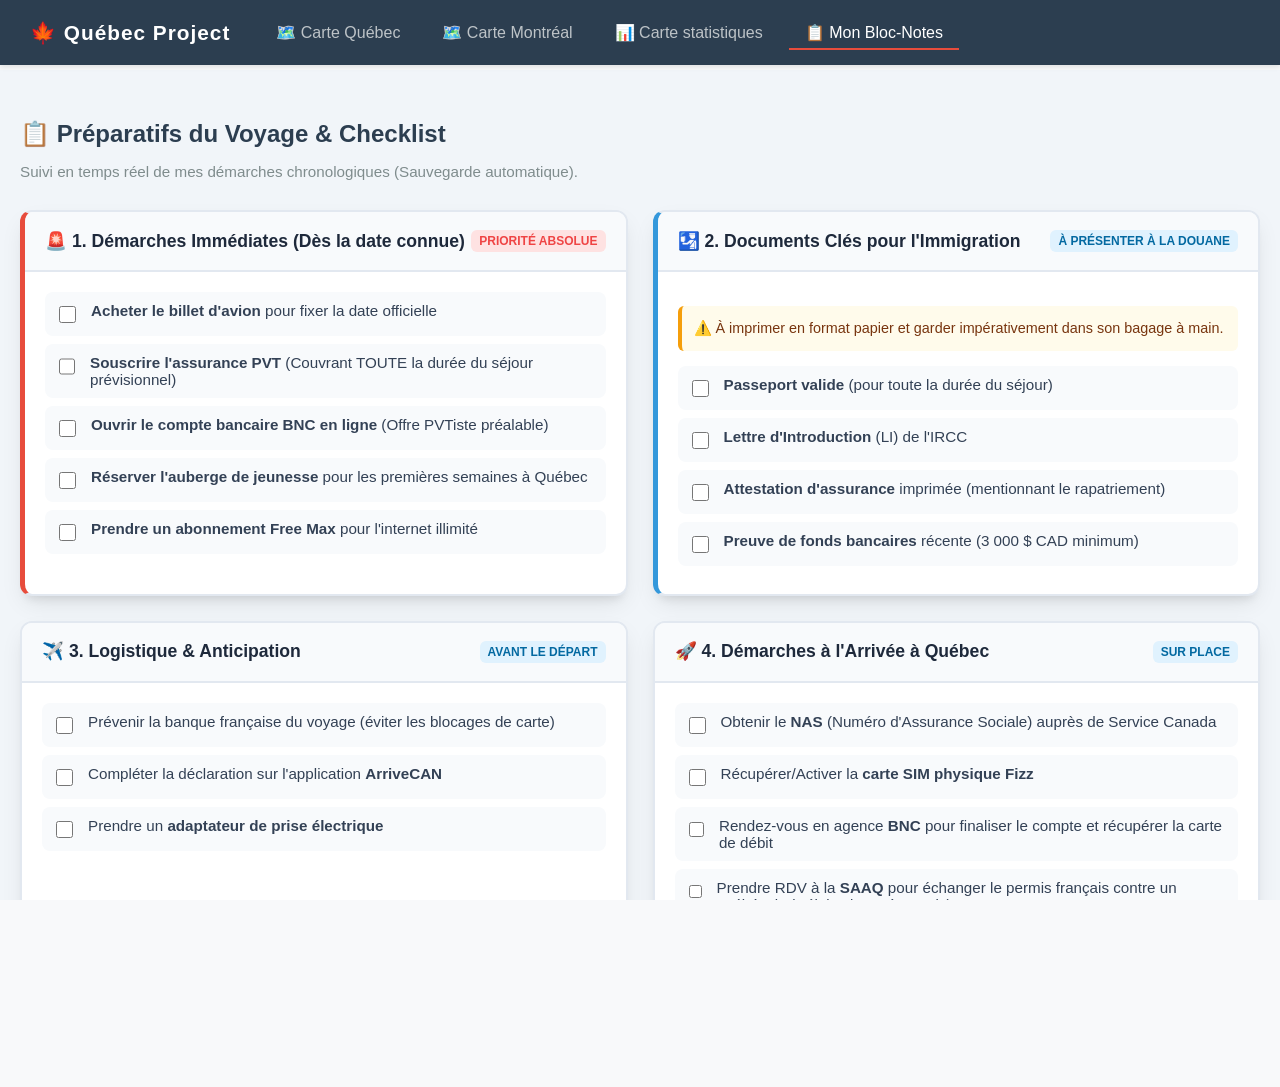
<file: checklist.html>
<!DOCTYPE html>
<html lang="fr">
<head>
    <meta charset="UTF-8">
    <meta name="viewport" content="width=device-width, initial-scale=1.0">
    <title>Checklist & Préparatifs - Québec Project</title>
    <link rel="icon" href="data/logo_canada.jpg">
    <link rel="stylesheet" href="css/style.css">
</head>
<body>

    <div id="header-container"></div>

    <div class="page-content">
        <section id="page-checklist">
            <div class="checklist-container">
                <h1>📋 Préparatifs du Voyage & Checklist</h1>
                <p class="subtitle">Suivi en temps réel de mes démarches chronologiques (Sauvegarde automatique).</p>

                <div class="checklist-grid">

                    <!-- ========================================================
                         ÉTAPE 1 : DÈS LA DATE DE DÉPART CONNUE (PRIORITÉ ABSOLUE)
                         ======================================================== -->

                    <!-- 1. BILLETS, ASSURANCE & LOGEMENT TEMPORAIRE -->
                    <div class="checklist-card priority">
                        <div class="card-header">
                            <h3>🚨 1. Démarches Immédiates (Dès la date connue)</h3>
                            <span class="badge red">Priorité Absolue</span>
                        </div>
                        <div class="card-body">
                            <label class="todo-item">
                                <input type="checkbox" id="todo-billet-avion">
                                <span><strong>Acheter le billet d'avion</strong> pour fixer la date officielle</span>
                            </label>
                            <label class="todo-item">
                                <input type="checkbox" id="todo-assurance-pvt">
                                <span><strong>Souscrire l'assurance PVT</strong> (Couvrant TOUTE la durée du séjour prévisionnel)</span>
                            </label>
                            <label class="todo-item">
                                <input type="checkbox" id="todo-compte-bnc-enligne">
                                <span><strong>Ouvrir le compte bancaire BNC en ligne</strong> (Offre PVTiste préalable)</span>
                            </label>
                            <label class="todo-item">
                                <input type="checkbox" id="todo-auberge-jeunesse">
                                <span><strong>Réserver l'auberge de jeunesse</strong> pour les premières semaines à Québec</span>
                            </label>
                            <label class="todo-item">
                                <input type="checkbox" id="todo-free-max">
                                <span><strong>Prendre un abonnement Free Max</strong> pour l'internet illimité</span>
                            </label>
                        </div>
                    </div>

                    <!-- 2. DOSSIER D'IMMIGRATION (LE SÉSAME POUR LE PERMIS) -->
                    <div class="checklist-card priority-blue">
                        <div class="card-header">
                            <h3>🛂 2. Documents Clés pour l'Immigration</h3>
                            <span class="badge blue">À présenter à la douane</span>
                        </div>
                        <div class="card-body">
                            <p class="warning-text">
                                ⚠️ À imprimer en format papier et garder impérativement dans son bagage à main.
                            </p>
                            <label class="todo-item">
                                <input type="checkbox" id="todo-doc-passeport">
                                <span><strong>Passeport valide</strong> (pour toute la durée du séjour)</span>
                            </label>
                            <label class="todo-item">
                                <input type="checkbox" id="todo-doc-li">
                                <span><strong>Lettre d'Introduction</strong> (LI) de l'IRCC</span>
                            </label>
                            <label class="todo-item">
                                <input type="checkbox" id="todo-doc-attestation-assurance">
                                <span><strong>Attestation d'assurance</strong> imprimée (mentionnant le rapatriement)</span>
                            </label>
                            <label class="todo-item">
                                <input type="checkbox" id="todo-doc-preuve-fonds">
                                <span><strong>Preuve de fonds bancaires</strong> récente (3 000 $ CAD minimum)</span>
                            </label>
                        </div>
                    </div>

                    <!-- 3. LOGISTIQUE & ANTICIPATION -->
                    <div class="checklist-card">
                        <div class="card-header">
                            <h3>✈️ 3. Logistique & Anticipation</h3>
                            <span class="badge blue">Avant le départ</span>
                        </div>
                        <div class="card-body">
                            <label class="todo-item">
                                <input type="checkbox" id="todo-prevenir-banque-fr">
                                <span>Prévenir la banque française du voyage (éviter les blocages de carte)</span>
                            </label>
                            <label class="todo-item">
                                <input type="checkbox" id="todo-arrivecan">
                                <span>Compléter la déclaration sur l'application <strong>ArriveCAN</strong></span>
                            </label>
                            <label class="todo-item">
                                <input type="checkbox" id="todo-chargeur">
                                <span>Prendre un <strong>adaptateur de prise électrique</strong></span>
                            </label>
                        </div>
                    </div>


                    <!-- ========================================================
                         ÉTAPE 3 : ARRIVÉE À QUÉBEC
                         ======================================================== -->

                    <!-- 4. LES PREMIÈRES DÉMARCHES SUR PLACE -->
                    <div class="checklist-card">
                        <div class="card-header">
                            <h3>🚀 4. Démarches à l'Arrivée à Québec</h3>
                            <span class="badge blue">Sur place</span>
                        </div>
                        <div class="card-body">
                            <label class="todo-item">
                                <input type="checkbox" id="todo-nas">
                                <span>Obtenir le <strong>NAS</strong> (Numéro d'Assurance Sociale) auprès de Service Canada</span>
                            </label>
                            <label class="todo-item">
                                <input type="checkbox" id="todo-sim-fizz">
                                <span>Récupérer/Activer la <strong>carte SIM physique Fizz</strong></span>
                            </label>
                            <label class="todo-item">
                                <input type="checkbox" id="todo-finaliser-bnc">
                                <span>Rendez-vous en agence <strong>BNC</strong> pour finaliser le compte et récupérer la carte de débit</span>
                            </label>
                            <label class="todo-item">
                                <input type="checkbox" id="todo-rdv-saaq">
                                <span>Prendre RDV à la <strong>SAAQ</strong> pour échanger le permis français contre un québécois (Délais : jusqu'à 4 mois)</span>
                            </label>
                            <label class="todo-item">
                                <input type="checkbox" id="todo-inscription-consulat">
                                <span>S'inscrire au Registre des Français de l'étranger (Consulat en ligne)</span>
                            </label>
                            <label class="todo-item">
                                <input type="checkbox" id="todo-carte-rtc">
                                <span>Acheter une carte de transport <strong>RTC</strong> pour le réseau de bus</span>
                            </label>
                        </div>
                    </div>

                </div>
            </div>
        </section>
    </div>

    <script src="js/header.js"></script>
    <script src="js/checklist.js"></script>
</body>
</html>
</file>
<file: css/style.css>
/* =========================================================================
   1. VARIABLES & CONFIGURATION GÉNÉRALE
   ========================================================================= */
:root {
    --primary-color: #2c3e50;    /* Bleu foncé ardoise (Navbar) */
    --accent-color: #e74c3c;     /* Rouge vif (Accentuation / Bouton actif) */
    --background-light: #f8f9fa; /* Fond de page */
    --text-color: #333333;       /* Texte général */
    --text-muted: #7f8c8d;       /* Texte secondaire gris */
    --nav-text-color: #bdc3c7;   /* Gris clair pour les liens non survolés */
}

*, *::before, *::after {
    box-sizing: border-box;
}

/* Empêche le défilement horizontal parasite sur toute la page */
html, body {
    max-width: 100%;
    overflow-x: hidden;
}

body, html {
    margin: 0;
    padding: 0;
    width: 100%;
    height: 100%;
    font-family: 'Segoe UI', Tahoma, Geneva, Verdana, sans-serif;
    color: var(--text-color);
    background-color: var(--background-light);
}

/* --- STRUCTURE DES PAGES --- */
.page-content {
    margin-top: 70px; /* Évite que le contenu soit caché sous la navbar fixe */
    height: calc(100vh - 70px);
    width: 100%;
    box-sizing: border-box;
}

/* Cacher les pages inactives */
.hidden {
    display: none !important;
}


/* =========================================================================
   2. BARRE DE NAVIGATION (HEADER) & RESPONSIVE
   ========================================================================= */
header {
    background-color: var(--primary-color);
    color: white;
    padding: 15px 30px;
    box-shadow: 0 2px 5px rgba(0,0,0,0.1);
    position: fixed;
    top: 0;
    width: 100%;
    box-sizing: border-box;
    z-index: 2000;
}

/* Conteneur d'alignement pour le logo et le menu */
.nav-left {
    display: flex;
    align-items: center;
    gap: 30px; /* Écart global entre le logo et le bloc nav */
}

header .logo {
    font-size: 1.3rem;
    font-weight: bold;
    letter-spacing: 1px;
    cursor: pointer;
    user-select: none;
    transition: opacity 0.2s ease;
}

header .logo:hover {
    opacity: 0.9;
}

/* --- LIENS DE NAVIGATION (DESKTOP) --- */
header nav {
    display: flex;
    align-items: center;
    gap: 10px; /* Espace harmonieux entre chaque bouton */
}

header nav a {
    display: inline-block;
    padding: 8px 16px;
    text-decoration: none;
    color: var(--nav-text-color);
    font-weight: 500;
    cursor: pointer;
    transition: all 0.3s ease;
}

/* États au survol (:hover) et page active (.active) */
header nav a:hover, 
header nav a.active {
    color: white;
    border-bottom: 2px solid var(--accent-color);
    padding-bottom: 6px;
}

/* --- ADAPTATION MOBILE (RESPONSIVE) - HEADER --- */
@media (max-width: 768px) {
    header, nav, .header-container {
        flex-direction: column !important;
        align-items: center !important;
        padding: 10px 15px !important;
        gap: 12px !important;
    }

    /* Centrer le logo / titre du site */
    .header-logo, header h1, header .logo {
        font-size: 1.2rem !important;
        text-align: center;
    }

    /* Nav bar : liens disposés de manière fluide */
    nav ul, .header-links, nav {
        display: flex !important;
        flex-wrap: wrap !important;
        justify-content: center !important;
        gap: 8px 12px !important;
        padding: 0 !important;
        margin: 0 !important;
        width: 100% !important;
    }

    /* Boutons/liens du menu optimisés pour le tactile */
    nav a, .header-links a {
        font-size: 0.85rem !important;
        padding: 8px 12px !important;
        background: rgba(255, 255, 255, 0.1); /* Bulle tactile */
        border-radius: 6px;
        white-space: nowrap;
        text-align: center;
    }
    /* Compensation pour le header fixe sur mobile */
    body {
        padding-top: 60px; /* Ajuste cette valeur selon la hauteur exacte de ton header */
    }

    /* Ou si tu préfères cibler directement le conteneur principal */
    .page-content {
        padding-top: 20px;
    }
}


/* =========================================================================
   3. SECTION ACCUEIL
   ========================================================================= */
#page-accueil {
    display: block;
    max-width: 800px;
    margin: 0 auto;
    padding: 40px 20px;
    line-height: 1.6;
}

.hero-section {
    text-align: center;
    margin-bottom: 40px;
}

.hero-section h1 {
    color: var(--primary-color);
    font-size: 2.5rem;
    margin-bottom: 10px;
}

.hero-section p {
    font-size: 1.2rem;
    color: var(--text-muted);
}

.profile-container {
    background: white;
    padding: 30px;
    border-radius: 12px;
    box-shadow: 0 4px 15px rgba(0,0,0,0.05);
    margin-bottom: 30px;
}

.profile-container h2 {
    color: var(--primary-color);
    border-bottom: 2px solid #ecf0f1;
    padding-bottom: 10px;
    margin-top: 0;
}

.badge-pvt {
    background-color: var(--accent-color);
    color: white;
    padding: 5px 10px;
    border-radius: 20px;
    font-size: 0.8rem;
    display: inline-block;
    margin-bottom: 15px;
}

/* --- Ajustements Mobile Accueil --- */
@media (max-width: 768px) {
    #page-accueil {
        padding: 20px 15px; /* Réduit un peu les marges internes */
    }

    .hero-section h1 {
        font-size: 1.8rem; /* Réduit la taille du gros titre pour qu'il tienne bien */
    }

    .hero-section p {
        font-size: 1rem;
    }

    .profile-container {
        padding: 20px 15px; /* Plus d'espace pour le texte dans la carte */
    }

    .profile-container h2 {
        font-size: 1.3rem;
    }

    /* Aère les puces de la liste pour faciliter la lecture tactile */
    .profile-container ul {
        padding-left: 20px;
    }

    .profile-container li {
        margin-bottom: 8px;
    }
}

/* Style du bloc de soutien Ko-fi */
.kofi-support-box {
    margin-top: 25px;
    padding: 18px 20px;
    background-color: #f8f9fa;
    border-left: 4px solid #00b9fe;
    border-radius: 8px;
    display: flex;
    flex-direction: column;
    align-items: flex-start;
    gap: 12px;
}

.kofi-support-box p {
    margin: 0;
    font-size: 0.95rem;
    color: #333;
}

.kofi-btn {
    display: inline-flex;
    align-items: center;
    gap: 8px;
    background-color: #00b9fe;
    color: #ffffff;
    font-weight: 600;
    padding: 10px 18px;
    border-radius: 6px;
    text-decoration: none;
    transition: background-color 0.2s ease, transform 0.1s ease;
}

.kofi-btn:hover {
    background-color: #009cd7;
    transform: translateY(-1px);
}

.kofi-img {
    height: 24px;
    width: auto;
    vertical-align: middle;
}


/* =========================================================================
   4. SECTIONS CARTES INTERACTIVES & FILTRES (+ RESPONSIVE)
   ========================================================================= */
#page-carte, 
#page-carte-stats {
    width: 100%;
    height: 100%;
    position: relative;
}

#map-stats {
    width: 100%;
    height: 100%;
}

#map {
    width: 92%;              
    max-width: 1200px;      
    height: 100%;  
    margin: 20px auto;       
    border-radius: 12px;      
    box-shadow: 0 4px 15px rgba(0, 0, 0, 0.1); 
    overflow: hidden;         
}

/* --- PANNEAUX DE FILTRES FLOTTANTS (DESKTOP) --- */
.filter-box {
    position: absolute;
    top: 20px;
    right: 20px;
    z-index: 1000;
    background-color: rgba(255, 255, 255, 0.95);
    padding: 15px;
    border-radius: 10px;
    box-shadow: 0 4px 15px rgba(0, 0, 0, 0.15);
    width: 200px;
}

.filter-box h3 {
    margin: 0 0 12px 0;
    font-size: 0.95rem;
    color: var(--primary-color);
    border-bottom: 2px solid #ecf0f1;
    padding-bottom: 6px;
    text-transform: uppercase;
    letter-spacing: 0.5px;
}

.filter-item {
    display: flex;
    align-items: center;
    margin-bottom: 8px;
    cursor: pointer;
    font-size: 0.85rem;
    font-weight: 500;
    user-select: none;
    transition: opacity 0.2s ease;
}

.filter-item:hover {
    opacity: 0.8;
}

.filter-item input {
    margin-right: 10px;
    cursor: pointer;
    width: 15px;
    height: 15px;
    accent-color: var(--primary-color);
}


/* --- ADAPTATION MOBILE (RESPONSIVE) - CARTE & FILTRES --- */
@media (max-width: 768px) {
    
    /* Structure globale sur mobile : la page défile verticalement */
    #page-carte {
        display: flex;
        flex-direction: column-reverse; /* Place les filtres en bas sous la carte, ou adapte le flux */
        height: auto;
        min-height: calc(100vh - 70px);
    }

    /* La carte prend une hauteur confortable pour le tactile sans bloquer le scroll */
    #map {
        height: 60vh;
        width: 88%;
        margin: 15px auto;
    }

    /* Le panneau de filtres se transforme en bloc compact défilable */
    .filter-box {
        position: relative;
        top: auto;
        right: auto;
        width: 100%;
        box-sizing: border-box;
        border-radius: 0;
        box-shadow: 0 -2px 10px rgba(0, 0, 0, 0.1);
        padding: 15px 20px;
        max-height: 250px;
        overflow-y: auto; /* Permet de faire défiler les catégories si besoin */
    }

    /* Repositionner les contrôles de zoom Leaflet pour éviter les chevauchements */
    .leaflet-top.leaflet-left {
        top: 10px;
        left: 10px;
    }
}

/* =========================================================================
   LISTE DES POINTS D'INTÉRÊT (SOUS LA CARTE)
   ========================================================================= */
.poi-list-container {
    background: #ffffff;
    border-radius: 10px;
    padding: 20px;
    margin-top: 20px;
    box-shadow: 0 4px 12px rgba(0, 0, 0, 0.08);
    border: 1px solid #e2e8f0;
}

.poi-list-container h3 {
    margin-top: 0;
    margin-bottom: 15px;
    color: #2c3e50;
    font-size: 1.1rem;
}

.poi-list {
    list-style: none;
    padding: 0;
    margin: 0;
    display: grid;
    grid-template-columns: repeat(auto-fill, minmax(280px, 1fr));
    gap: 12px;
}

.poi-item {
    background: #f8fafc;
    border: 1px solid #cbd5e1;
    border-radius: 8px;
    padding: 12px;
    display: flex;
    flex-direction: column;
    gap: 4px;
    cursor: pointer;
    transition: all 0.2s ease;
}

.poi-item:hover {
    background: #edf2f7;
    border-color: #3182ce;
    transform: translateY(-2px);
}

.poi-nom {
    color: #1a202c;
    font-size: 0.95rem;
}

.poi-categorie-tag {
    align-self: flex-start;
    font-size: 0.75rem;
    font-weight: bold;
    text-transform: uppercase;
    background: #e2e8f0;
    color: #475569;
    padding: 2px 6px;
    border-radius: 4px;
}

.poi-adresse {
    font-size: 0.85rem;
    color: #64748b;
}

.poi-empty {
    color: #a0aec0;
    font-style: italic;
    grid-column: 1 / -1;
}

/* Ajustement Mobile */
@media (max-width: 768px) {
    .poi-list {
        grid-template-columns: 1fr; /* Une seule colonne sur smartphone */
    }
}

/* =========================================================================
   5. PAGE STATISTIQUES (carte-stats) + RESPONSIVE
   ========================================================================= */

/* Force tous les conteneurs principaux à ne jamais dépasser la largeur de l'écran */
.page-content,
.map-container,
.stats-container,
.checklist-container {
    width: 100% !important;
    max-width: 100vw !important;
    box-sizing: border-box;
}

.stats-container {
    padding: 20px;
    font-family: Arial, sans-serif;
    max-width: 1400px;
    margin: 0 auto;
}

.stats-header {
    margin-bottom: 20px;
}

.stats-header h2 {
    color: #2c3e50;
    margin-bottom: 5px;
}

.stats-header p {
    color: #7f8c8d;
    margin: 0;
}

/* Grille principale */
.stats-grid {
    display: grid;
    grid-template-columns: repeat(auto-fit, minmax(450px, 1fr));
    gap: 25px;
    align-items: start;
}

/* Card Carte : Hauteur fixe et sticky scroll */
.map-card {
    position: sticky;
    top: 20px;
    background: white;
    border-radius: 8px;
    box-shadow: 0 4px 12px rgba(0, 0, 0, 0.08);
    border: 1px solid #e2e8f0;
    overflow: hidden;
    display: flex;
    flex-direction: column;
    height: 600px;
}

/* Légende fixe sur la carte */
.map-legend {
    position: absolute;
    bottom: 20px;
    right: 20px;
    background: rgba(255, 255, 255, 0.95);
    padding: 12px;
    border-radius: 6px;
    box-shadow: 0 2px 8px rgba(0, 0, 0, 0.15);
    z-index: 10;
    font-size: 12px;
}

.map-legend h4 {
    margin: 0 0 8px 0;
    font-size: 13px;
    color: #2c3e50;
}

.legend-list {
    display: flex;
    flex-direction: column;
    gap: 4px;
}

.legend-color {
    display: inline-block;
    width: 15px;
    height: 10px;
    margin-right: 6px;
    border: 1px solid #cbd5e1;
}

/* Colonne de droite (Graphique + Détails) */
.stats-sidebar {
    display: flex;
    flex-direction: column;
    gap: 20px;
}

.chart-card {
    background: white;
    padding: 15px;
    border-radius: 8px;
    box-shadow: 0 4px 12px rgba(0, 0, 0, 0.08);
    border: 1px solid #e2e8f0;
}

.chart-card h4 {
    margin: 0 0 10px 0;
    color: #2c3e50;
}

.chart-container {
    position: relative;
    width: 100%;
    height: 260px;
}

/* Panneau de détails défilable */
.details-card {
    background: #f8fafc;
    padding: 15px;
    border-radius: 8px;
    border-left: 5px solid #3182ce;
    box-shadow: 0 2px 6px rgba(0, 0, 0, 0.04);
    max-height: 300px;
    overflow-y: auto;
}

.details-card h4 {
    margin: 0 0 5px 0;
    color: #2d3748;
}

.details-card p {
    margin: 0;
    color: #4a5568;
    font-size: 14px;
}


/* --- ADAPTATION MOBILE (RESPONSIVE) - STATISTIQUES --- */
@media (max-width: 768px) {
    .stats-container {
        padding: 15px 10px;
    }

    .stats-header h2 {
        font-size: 1.4rem;
    }

    .stats-header p {
        font-size: 0.9rem;
    }

    /* Passer sur une seule colonne fluide */
    .stats-grid {
        grid-template-columns: 1fr;
        gap: 20px;
    }

    /* Réduire la hauteur de la carte et désactiver le sticky */
    .map-card {
        position: static;
        height: 380px;
    }

    /* Légende plus discrète et compacte */
    .map-legend {
        bottom: 10px;
        right: 10px;
        padding: 8px;
        font-size: 10px;
    }

    .map-legend h4 {
        font-size: 11px;
        margin-bottom: 4px;
    }

    /* Hauteur adaptée pour le graphique Chart.js */
    .chart-container {
        height: 220px;
    }
}


/* =========================================================================
   6. PAGE CHECKLIST & BLOC-NOTES + RESPONSIVE
   ========================================================================= */
#page-checklist {
    background-color: #f1f5f9;
    min-height: 100vh;
    margin: 0;
    padding: 0;
}

.checklist-container {
    max-width: 1200px;
    margin: 0 auto;
    padding: 30px 20px;
}

.checklist-container h1 {
    color: #2c3e50;
    margin-bottom: 5px;
}

.checklist-container .subtitle {
    color: #7f8c8d;
    margin-bottom: 30px;
    font-size: 0.95rem;
}

.checklist-grid {
    display: grid;
    grid-template-columns: repeat(auto-fit, minmax(450px, 1fr));
    gap: 25px;
}

/* Cartes de la checklist */
.checklist-card {
    background: #ffffff;
    border-radius: 12px;
    box-shadow: 0 10px 25px -5px rgba(0, 0, 0, 0.1), 0 8px 10px -6px rgba(0, 0, 0, 0.1);
    border: 2px solid #e2e8f0;
    overflow: hidden;
    display: flex;
    flex-direction: column;
    transition: transform 0.2s, box-shadow 0.2s;
}

.checklist-card:hover {
    transform: translateY(-2px);
    box-shadow: 0 20px 25px -5px rgba(0, 0, 0, 0.15);
}

.checklist-card.priority {
    border-left: 5px solid #e74c3c;
}

.checklist-card.priority-blue {
    border-left: 5px solid #3498db;
}

/* En-tête des cartes */
.card-header {
    background: #f8fafc;
    padding: 18px 20px;
    border-bottom: 2px solid #e2e8f0;
    display: flex;
    justify-content: space-between;
    align-items: center;
}

.card-header h3 {
    margin: 0;
    color: #1e293b;
    font-size: 1.1rem;
}

/* Badges */
.badge {
    padding: 4px 8px;
    border-radius: 6px;
    font-size: 0.75rem;
    font-weight: bold;
    text-transform: uppercase;
}

.badge.red { background: #fee2e2; color: #ef4444; }
.badge.blue { background: #e0f2fe; color: #0369a1; }

/* Corps des cartes & éléments to-do */
.card-body {
    padding: 20px;
    flex-grow: 1;
}

.warning-text {
    background: #fffbeb;
    border-left: 4px solid #f59e0b;
    padding: 12px;
    border-radius: 6px;
    color: #78350f;
    font-size: 0.9rem;
    margin-bottom: 15px;
    line-height: 1.4;
}

.info-list {
    margin: 10px 0 15px 20px;
    font-size: 0.9rem;
    color: #475569;
    line-height: 1.5;
}

.selection-title {
    font-weight: bold;
    font-size: 0.9rem;
    color: #1e293b;
    margin-top: 10px;
}

.todo-item {
    display: flex;
    align-items: flex-start;
    gap: 12px;
    padding: 10px;
    margin-bottom: 8px;
    background: #f8fafc;
    border-radius: 8px;
    cursor: pointer;
    transition: background 0.2s;
    font-size: 0.95rem;
    color: #334155;
}

.todo-item:hover {
    background: #f1f5f9;
}

.todo-item input[type="checkbox"] {
    margin-top: 4px;
    width: 17px;
    height: 17px;
    cursor: pointer;
}

/* Style lorsque la case est cochée (Mise en gras sans rayer) */
.todo-item input[type="checkbox"]:checked + span {
    text-decoration: none !important;
    font-weight: bold;
    color: #1e293b;
}

.todo-item:has(input[type="checkbox"]:checked) {
    background: #f0fdf4;
    border: 1px solid #bbf7d0;
}


/* --- ADAPTATION MOBILE (RESPONSIVE) - CHECKLIST --- */
@media (max-width: 768px) {
    .checklist-container {
        padding: 15px 10px;
    }

    .checklist-container h1 {
        font-size: 1.4rem;
    }

    .checklist-container .subtitle {
        font-size: 0.85rem;
        margin-bottom: 20px;
    }

    /* Transition vers 1 colonne fluide */
    .checklist-grid {
        grid-template-columns: 1fr;
        gap: 15px;
    }

    /* Réaménagement de l'en-tête de carte si le titre est long */
    .card-header {
        flex-direction: column;
        align-items: flex-start;
        gap: 8px;
        padding: 14px 15px;
    }

    .card-body {
        padding: 15px;
    }

    /* Zones tactiles plus confortables pour les cases à cocher */
    .todo-item {
        padding: 12px 10px;
        font-size: 0.9rem;
    }

    .todo-item input[type="checkbox"] {
        width: 20px;
        height: 20px;
        margin-top: 1px;
    }

    .info-list {
        padding-left: 15px;
        margin-left: 0;
    }
}


/* =========================================================================
   7. CORRECTIFS TECHNIQUES & LEAFLET
   ========================================================================= */
.custom-svg-marker {
    background: transparent !important;
    border: none !important;
    display: flex;
    justify-content: center;
    align-items: center;
}
</file>
